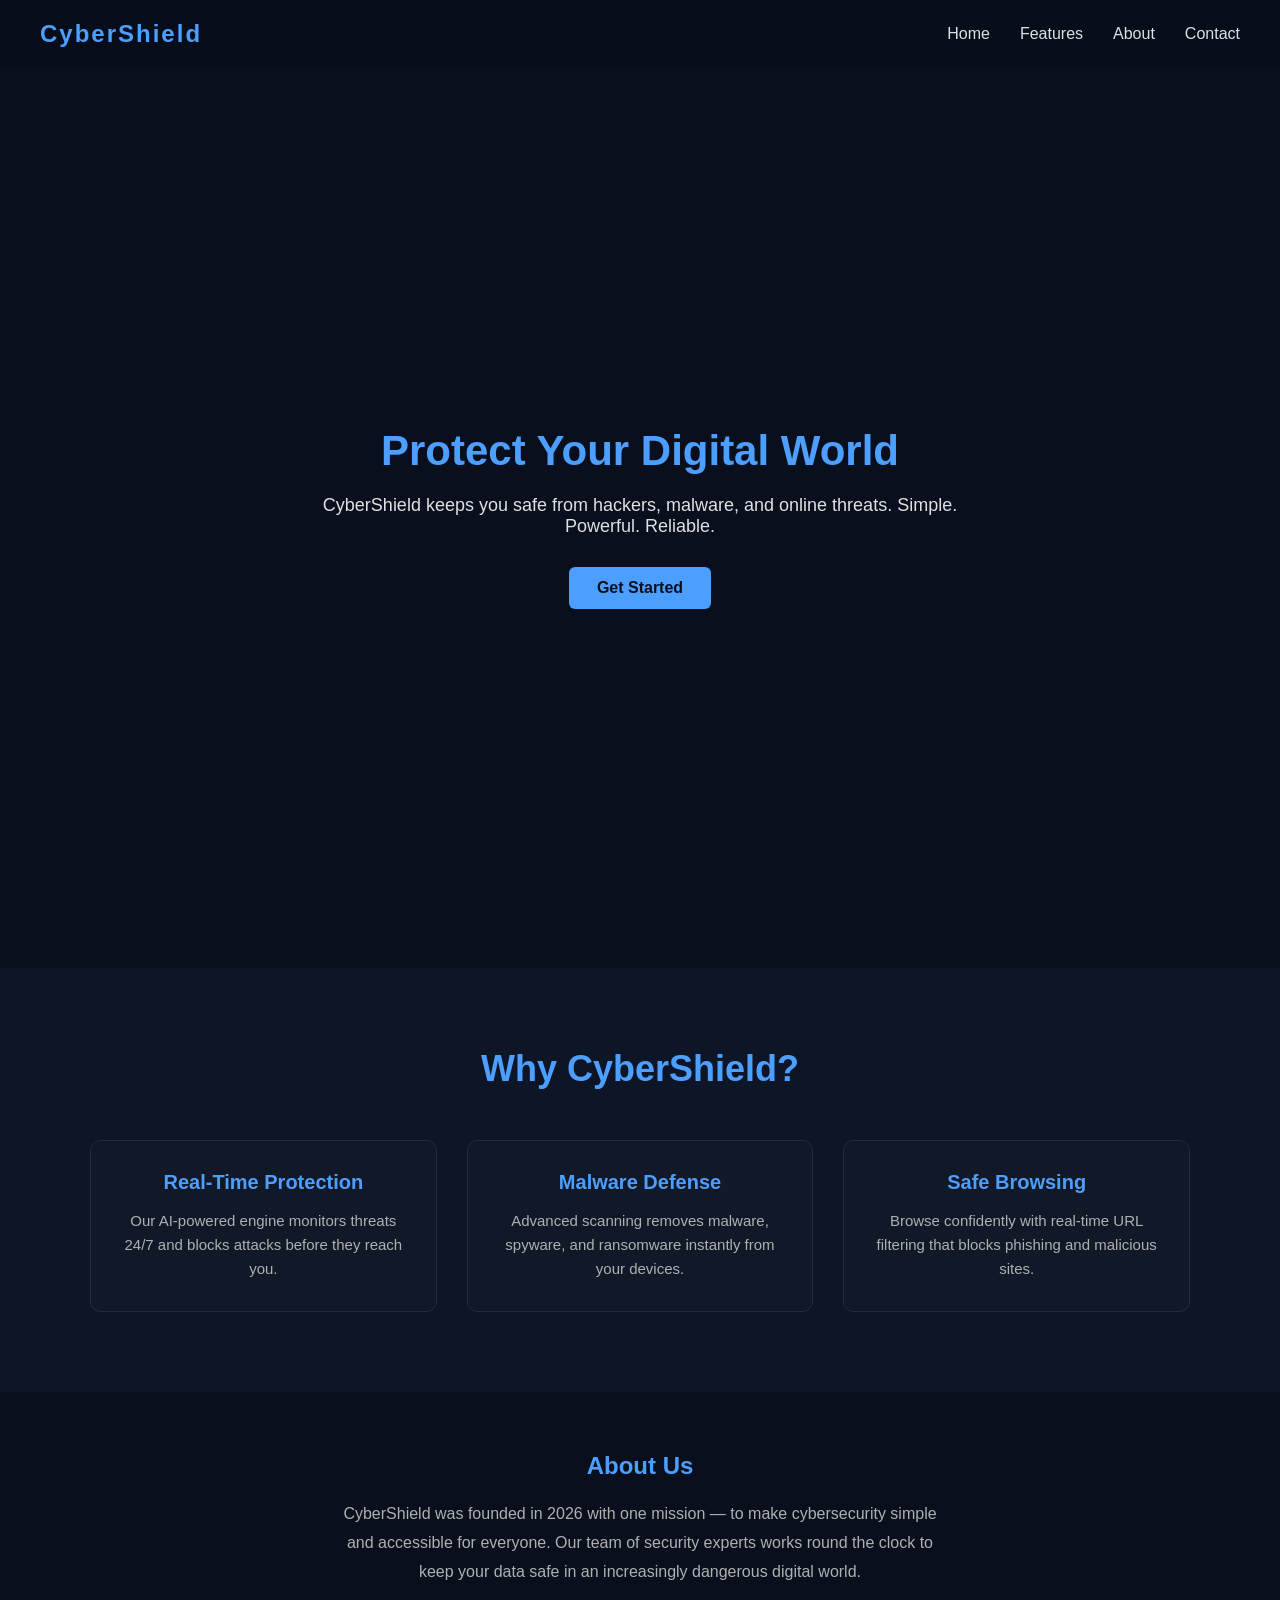
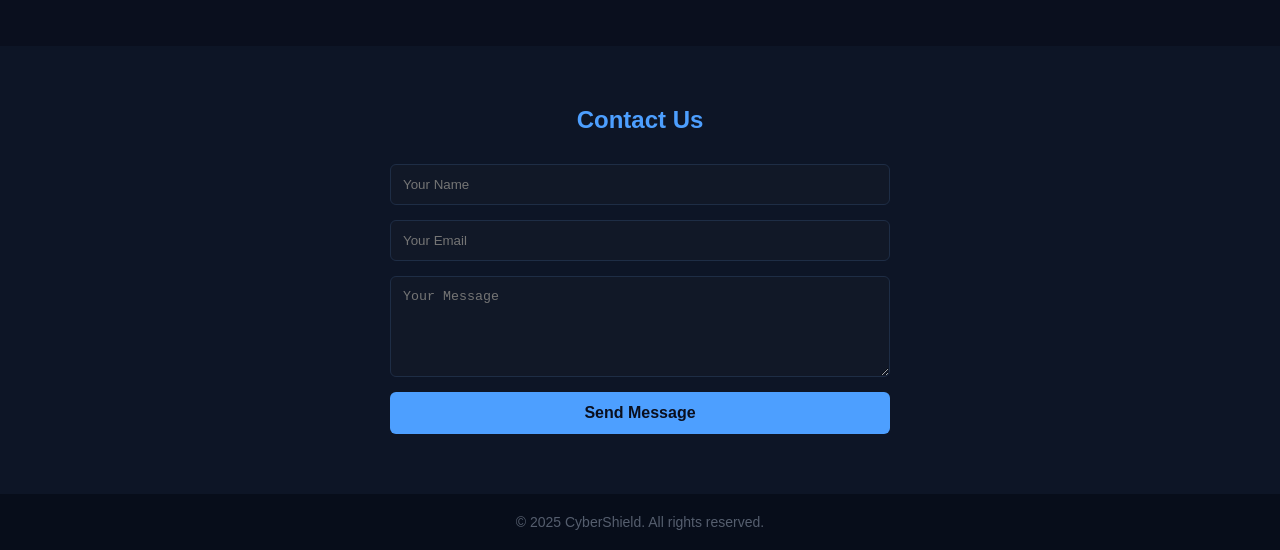
<file: week1/index.html>
<!DOCTYPE html>
<html lang="en">
<head>
    <meta charset="UTF-8">
    <meta name="viewport" content="width=device-width, initial-scale=1.0">
    <title>CyberShield</title>
    <link rel="stylesheet" href="style.css">
</head>
<body>
    <header>
    <nav>
    <div class="logo">CyberShield</div>
 <div class="hamburger" id="hamburger">
                <span></span>
                <span></span>
                <span></span>
 </div>
      <ul class="nav-links" id="nav-links">
                <li><a href="#home">Home</a></li>
                <li><a href="#features">Features</a></li>
                <li><a href="#about">About</a></li>
                <li><a href="#contact">Contact</a></li>
       </ul>
    </nav>
    </header>
<section id="home" class="hero">
        <div class="hero-text">
            <h1>Protect Your Digital World</h1>
            <p>CyberShield keeps you safe from hackers, malware, and online threats. Simple. Powerful. Reliable.</p>
            <a href="#features" class="btn">Get Started</a>
        </div>
           </section>
    <section id="features" class="features">
        <h2>Why CyberShield?</h2>
        <div class="features-grid">
            <div class="card">
                <h3> Real-Time Protection</h3>
                <p>Our AI-powered engine monitors threats 24/7 and blocks attacks before they reach you.</p>
            </div>
            <div class="card">
                <h3> Malware Defense</h3>
                <p>Advanced scanning removes malware, spyware, and ransomware instantly from your devices.</p>
            </div>
            <div class="card">
                <h3> Safe Browsing</h3>
                <p>Browse confidently with real-time URL filtering that blocks phishing and malicious sites.</p>
            </div>
        </div>
    </section>
    <section id="about" class="about">
        <h2>About Us</h2>
        <p>CyberShield was founded in 2026 with one mission — to make cybersecurity simple and accessible for everyone. Our team of security experts works round the clock to keep your data safe in an increasingly dangerous digital world.</p>
    </section>
    <section id="contact" class="contact">
        <h2>Contact Us</h2>
        <form>
            <input type="text" placeholder="Your Name" required>
            <input type="email" placeholder="Your Email" required>
            <textarea placeholder="Your Message" rows="5" required></textarea>
            <button type="submit" class="btn">Send Message</button>
        </form>
    </section>
<footer>
        <p>&copy; 2025 CyberShield. All rights reserved.</p>
    </footer>
 <script src="script.js"></script>
</body>
</html>
</file>
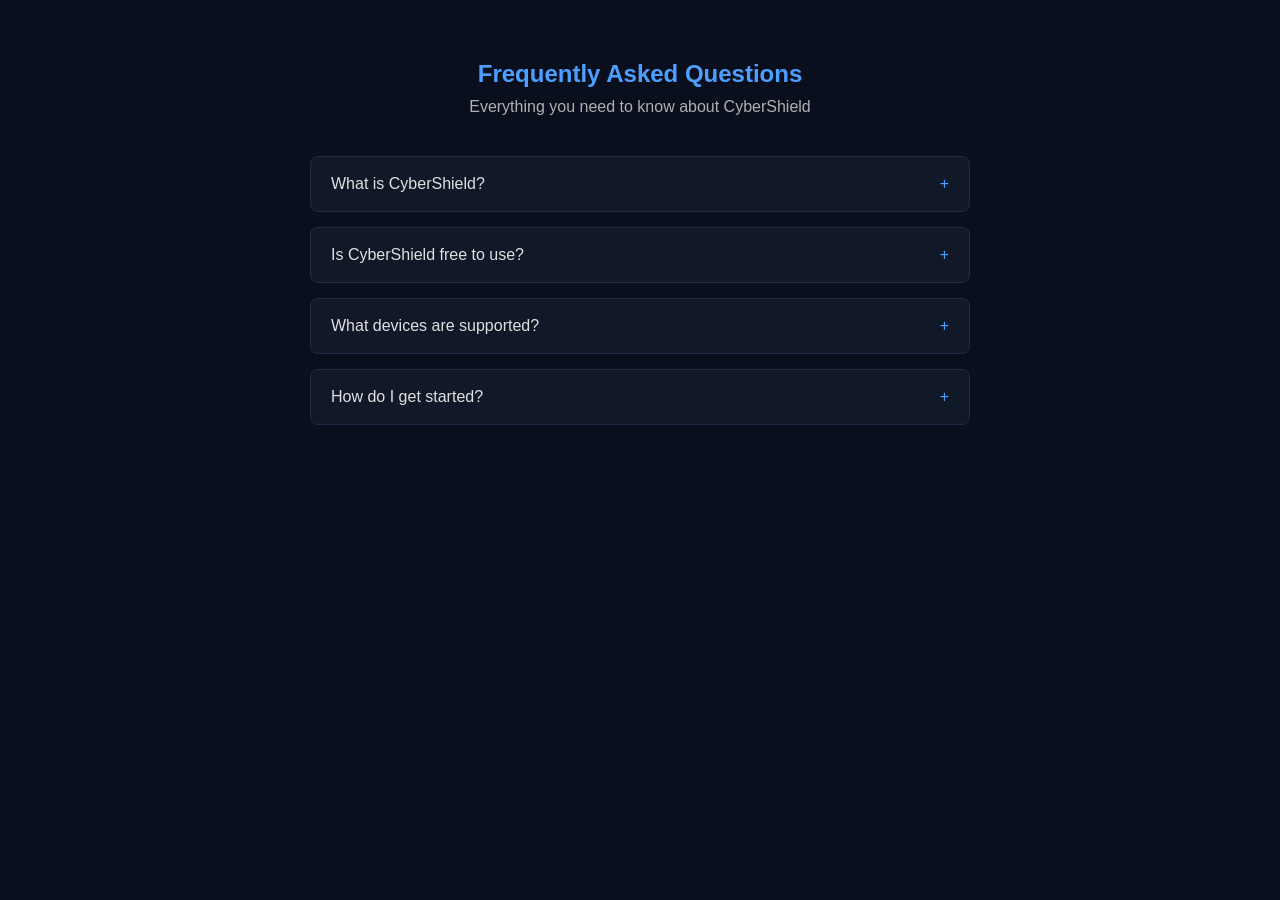
<file: week2/index.html>
<!DOCTYPE html>
<html lang="en">
<head>
    <meta charset="UTF-8">
    <meta name="viewport" content="width=device-width, initial-scale=1.0">
    <title>CyberShield FAQ</title>
    <link rel="stylesheet" href="style.css">
</head>
<body>
    <section class="faq-section">        
        <h1>Frequently Asked Questions</h1>
        <p class="subtitle">Everything you need to know about CyberShield</p>
         <div class="faq-container">
            <div class="faq-item">
                <button class="faq-question" aria-expanded="false"> What is CyberShield?
                    <span class="icon">+</span>
                </button>
                <div class="faq-answer">
                    <p>CyberShield is an AI-powered cybersecurity tool that protects your devices from hackers, malware, and online threats in real time.</p>
                </div>
            </div>
            <div class="faq-item">
                <button class="faq-question" aria-expanded="false"> Is CyberShield free to use?
     <span class="icon">+</span>
                </button>
                <div class="faq-answer">
                    <p>Yes, CyberShield offers a free plan with basic protection. Premium plans with advanced features are also available at affordable prices.</p>
                </div>
            </div>
            <div class="faq-item">
                <button class="faq-question" aria-expanded="false"> What devices are supported?
            <span class="icon">+</span>
                </button>
                <div class="faq-answer">
                    <p>CyberShield supports Windows, macOS, Android, and iOS devices. One subscription covers up to 5 devices.</p>
                </div>
            </div>
            <div class="faq-item">
                <button class="faq-question" aria-expanded="false"> How do I get started?
                    <span class="icon">+</span>
                </button>
                <div class="faq-answer">
                    <p>Simply sign up on our website, download the app on your device, and activate your account. Setup takes less than 2 minutes.</p>
                </div>
            </div>
        </div>
    </section>
    <script src="script.js"></script>
</body>
</html>
</file>
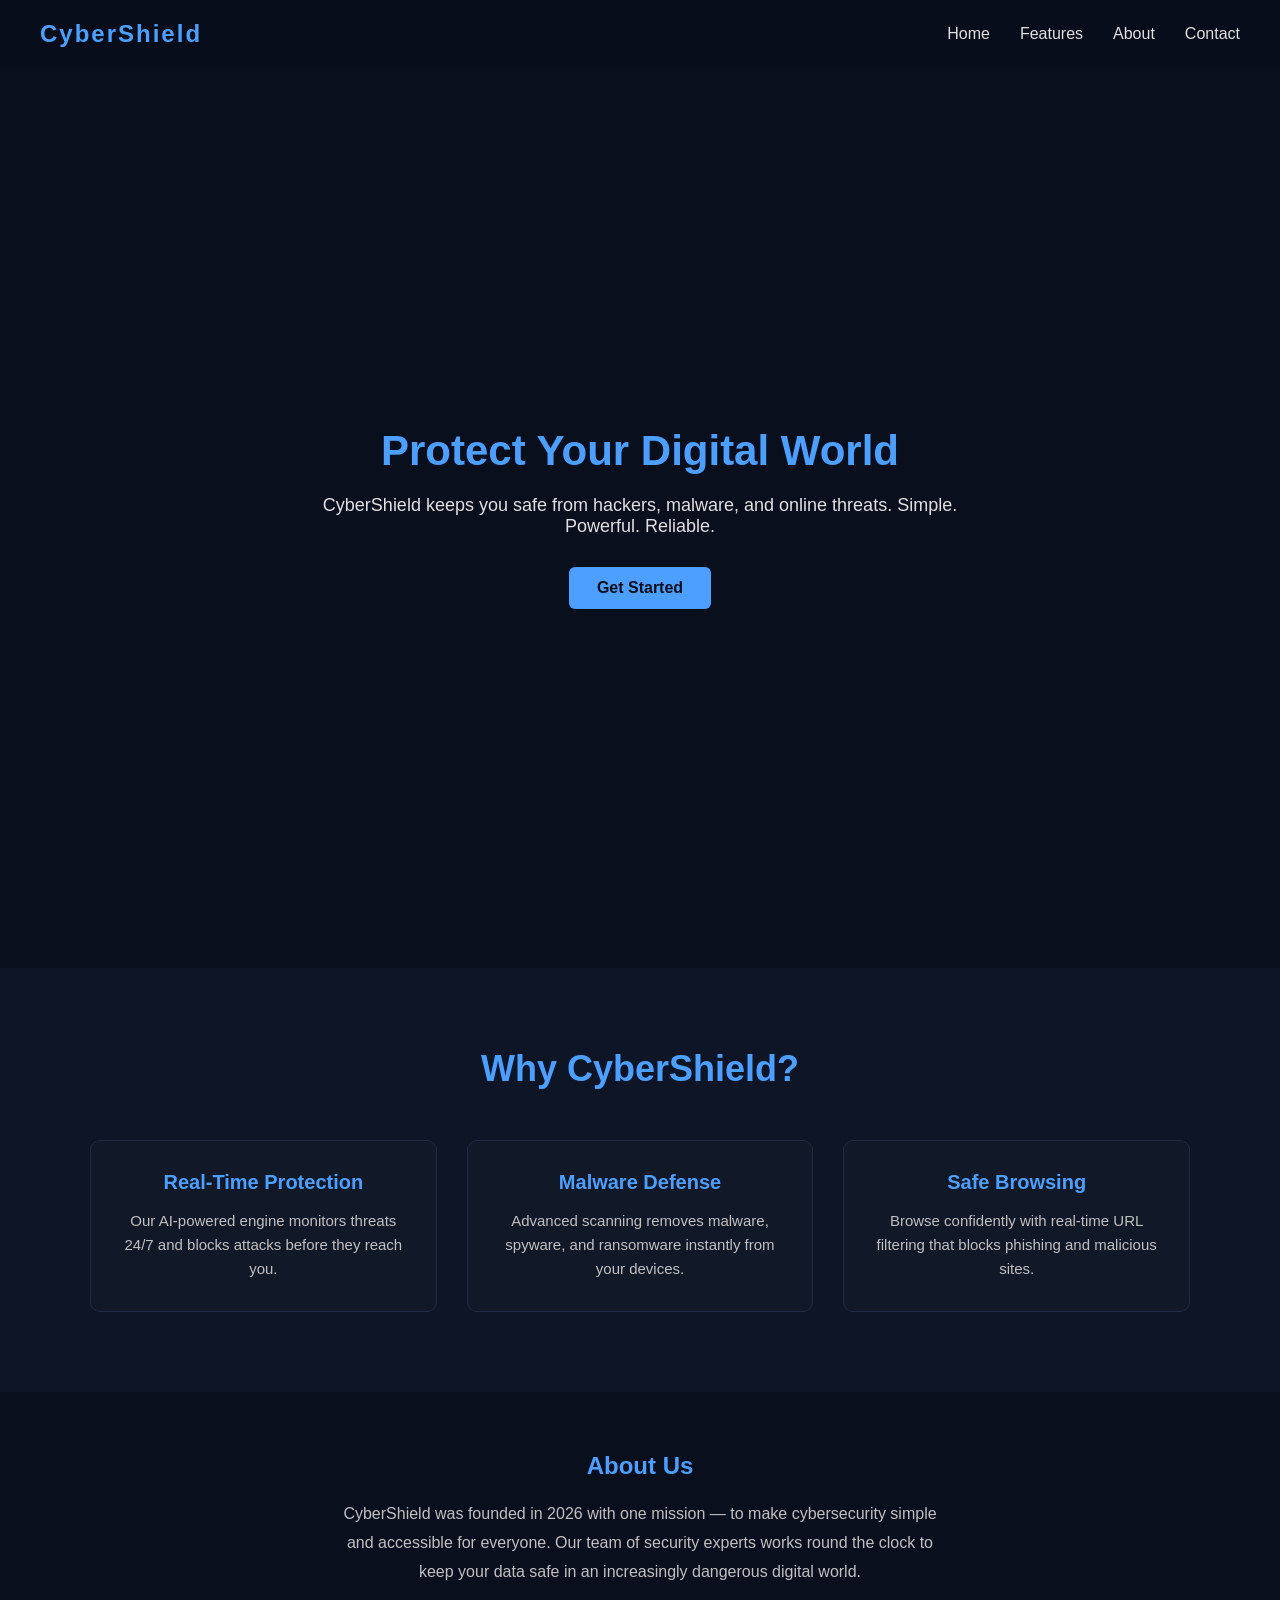
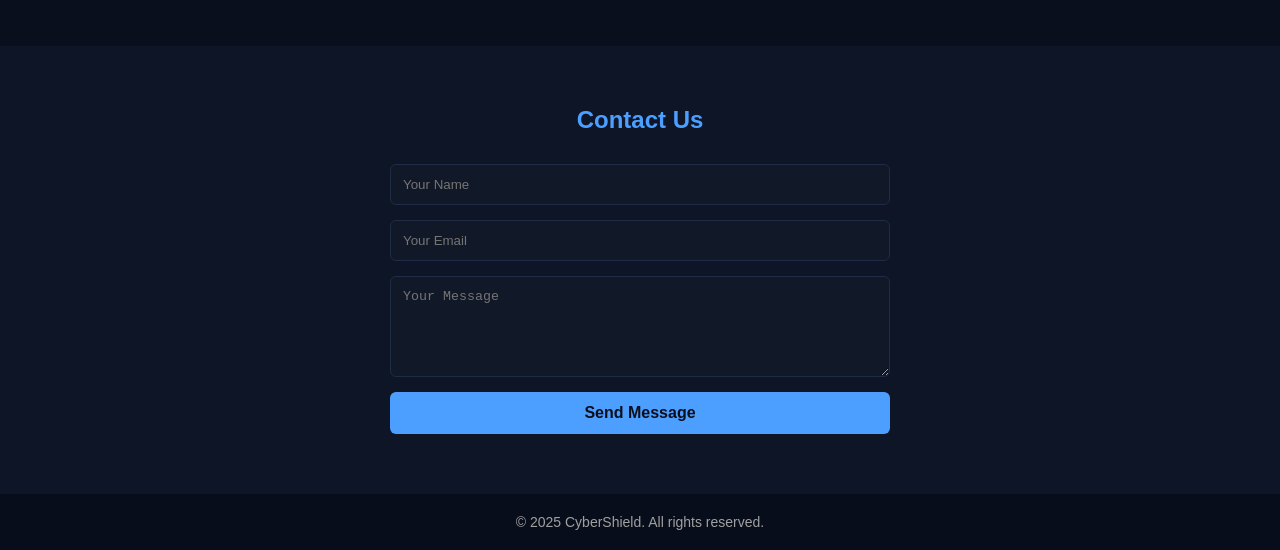
<file: week3/index.html>
<!DOCTYPE html>
<html lang="en">
<head>
    <meta charset="UTF-8">
    <meta name="viewport" content="width=device-width, initial-scale=1.0">
    <title>CyberShield</title>
    <link rel="stylesheet" href="style.css">
</head>
<body>
    <a href="#main-content" class="skip-link">Skip to main content</a>
    <header>
    <nav>
    <div class="logo">CyberShield</div>
 <div class="hamburger" id="hamburger">
                <span></span>
                <span></span>
                <span></span>
 </div>
      <ul class="nav-links" id="nav-links">
                <li><a href="#home">Home</a></li>
                <li><a href="#features">Features</a></li>
                <li><a href="#about">About</a></li>
                <li><a href="#contact">Contact</a></li>
       </ul>
    </nav>
    </header>
    <main id="main-content">
<section id="home" class="hero">
        <div class="hero-text">
            <h1>Protect Your Digital World</h1>
            <p>CyberShield keeps you safe from hackers, malware, and online threats. Simple. Powerful. Reliable.</p>
            <a href="#features" class="btn">Get Started</a>
        </div>
           </section>
    <section id="features" class="features">
        <h2>Why CyberShield?</h2>
        <div class="features-grid">
            <div class="card">
                <h3> Real-Time Protection</h3>
                <p>Our AI-powered engine monitors threats 24/7 and blocks attacks before they reach you.</p>
            </div>
            <div class="card">
                <h3> Malware Defense</h3>
                <p>Advanced scanning removes malware, spyware, and ransomware instantly from your devices.</p>
            </div>
            <div class="card">
                <h3> Safe Browsing</h3>
                <p>Browse confidently with real-time URL filtering that blocks phishing and malicious sites.</p>
            </div>
        </div>
    </section>
    <section id="about" class="about">
        <h2>About Us</h2>
        <p>CyberShield was founded in 2026 with one mission — to make cybersecurity simple and accessible for everyone. Our team of security experts works round the clock to keep your data safe in an increasingly dangerous digital world.</p>
    </section>
    <section id="contact" class="contact">
        <h2>Contact Us</h2>
        <form>
            <input type="text" placeholder="Your Name" required>
            <input type="email" placeholder="Your Email" required>
            <textarea placeholder="Your Message" rows="5" required></textarea>
            <button type="submit" class="btn">Send Message</button>
        </form>
    </section>
    </main>
<footer>
        <p>&copy; 2025 CyberShield. All rights reserved.</p>
    </footer>
 <script src="script.js"></script>
</body>
</html>
</file>
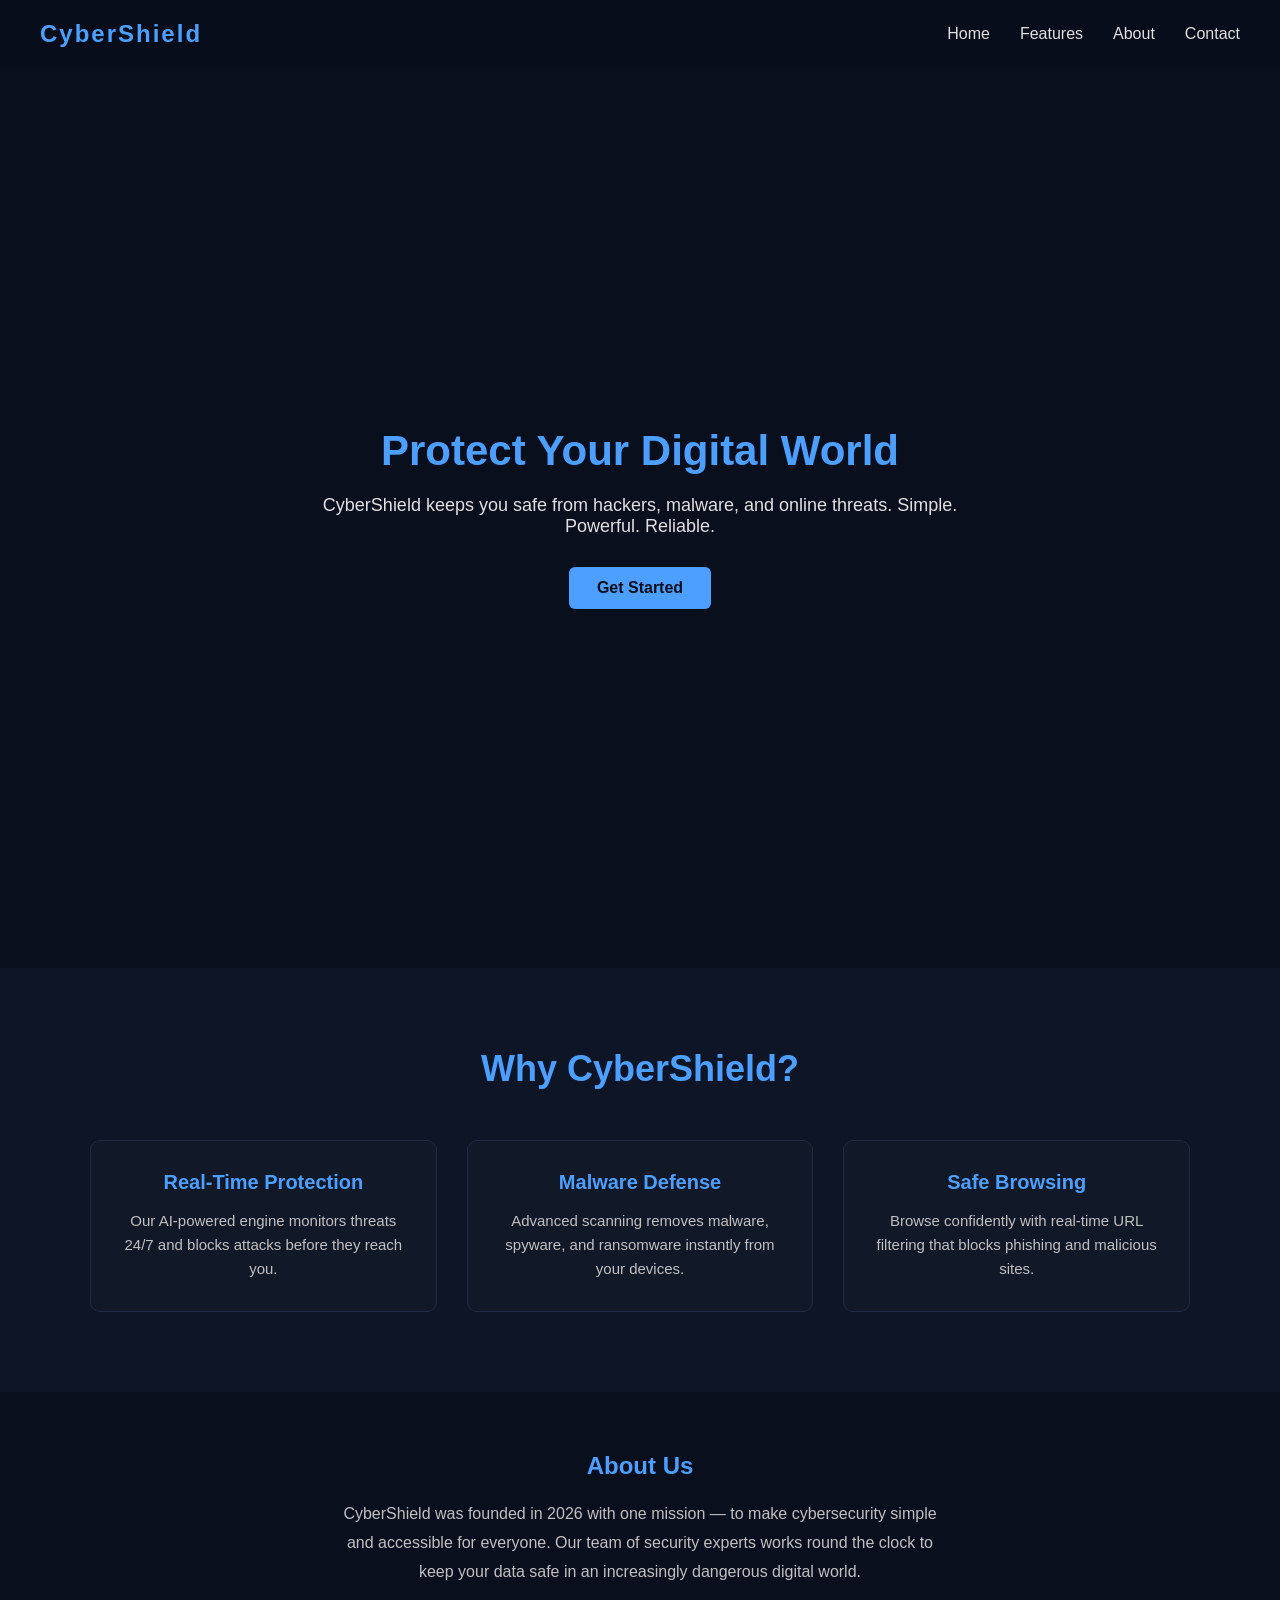
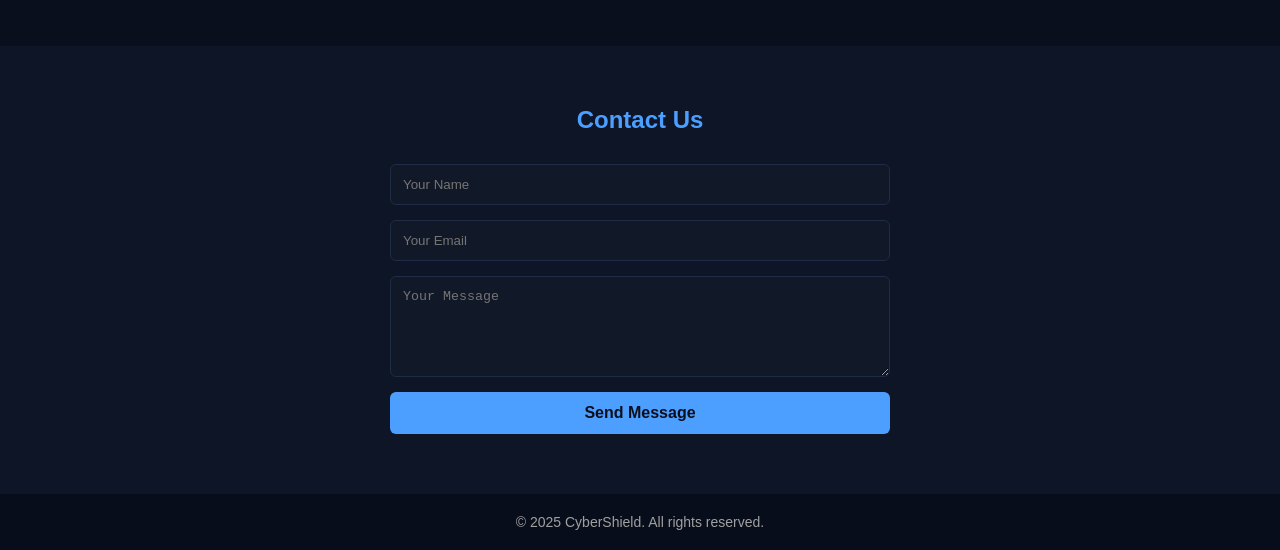
<file: week4/index.html>
<!DOCTYPE html>
<html lang="en">
<head>
    <meta charset="UTF-8">
    <meta name="viewport" content="width=device-width, initial-scale=1.0">
    <meta name="description" content="CyberShield - Protect your digital world from hackers, malware and online threats.">
    <title>CyberShield</title>
    <link rel="stylesheet" href="style.min.css">
</head>
<body>
    <a href="#main-content" class="skip-link">Skip to main content</a>
    <header>
    <nav>
    <div class="logo">CyberShield</div>
 <div class="hamburger" id="hamburger">
                <span></span>
                <span></span>
                <span></span>
 </div>
      <ul class="nav-links" id="nav-links">
                <li><a href="#home">Home</a></li>
                <li><a href="#features">Features</a></li>
                <li><a href="#about">About</a></li>
                <li><a href="#contact">Contact</a></li>
       </ul>
    </nav>
    </header>
    <main id="main-content">
<section id="home" class="hero">
        <div class="hero-text">
            <h1>Protect Your Digital World</h1>
            <p>CyberShield keeps you safe from hackers, malware, and online threats. Simple. Powerful. Reliable.</p>
            <a href="#features" class="btn">Get Started</a>
        </div>
           </section>
    <section id="features" class="features">
        <h2>Why CyberShield?</h2>
        <div class="features-grid">
            <div class="card">
                <h3> Real-Time Protection</h3>
                <p>Our AI-powered engine monitors threats 24/7 and blocks attacks before they reach you.</p>
            </div>
            <div class="card">
                <h3> Malware Defense</h3>
                <p>Advanced scanning removes malware, spyware, and ransomware instantly from your devices.</p>
            </div>
            <div class="card">
                <h3> Safe Browsing</h3>
                <p>Browse confidently with real-time URL filtering that blocks phishing and malicious sites.</p>
            </div>
        </div>
    </section>
    <section id="about" class="about">
        <h2>About Us</h2>
        <p>CyberShield was founded in 2026 with one mission — to make cybersecurity simple and accessible for everyone. Our team of security experts works round the clock to keep your data safe in an increasingly dangerous digital world.</p>
    </section>
    <section id="contact" class="contact">
        <h2>Contact Us</h2>
        <form>
            <input type="text" placeholder="Your Name" required>
            <input type="email" placeholder="Your Email" required>
            <textarea placeholder="Your Message" rows="5" required></textarea>
            <button type="submit" class="btn">Send Message</button>
        </form>
    </section>
    </main>
<footer>
        <p>&copy; 2025 CyberShield. All rights reserved.</p>
    </footer>
 <script src="script.min.js" async></script>
</body>
</html>
</file>
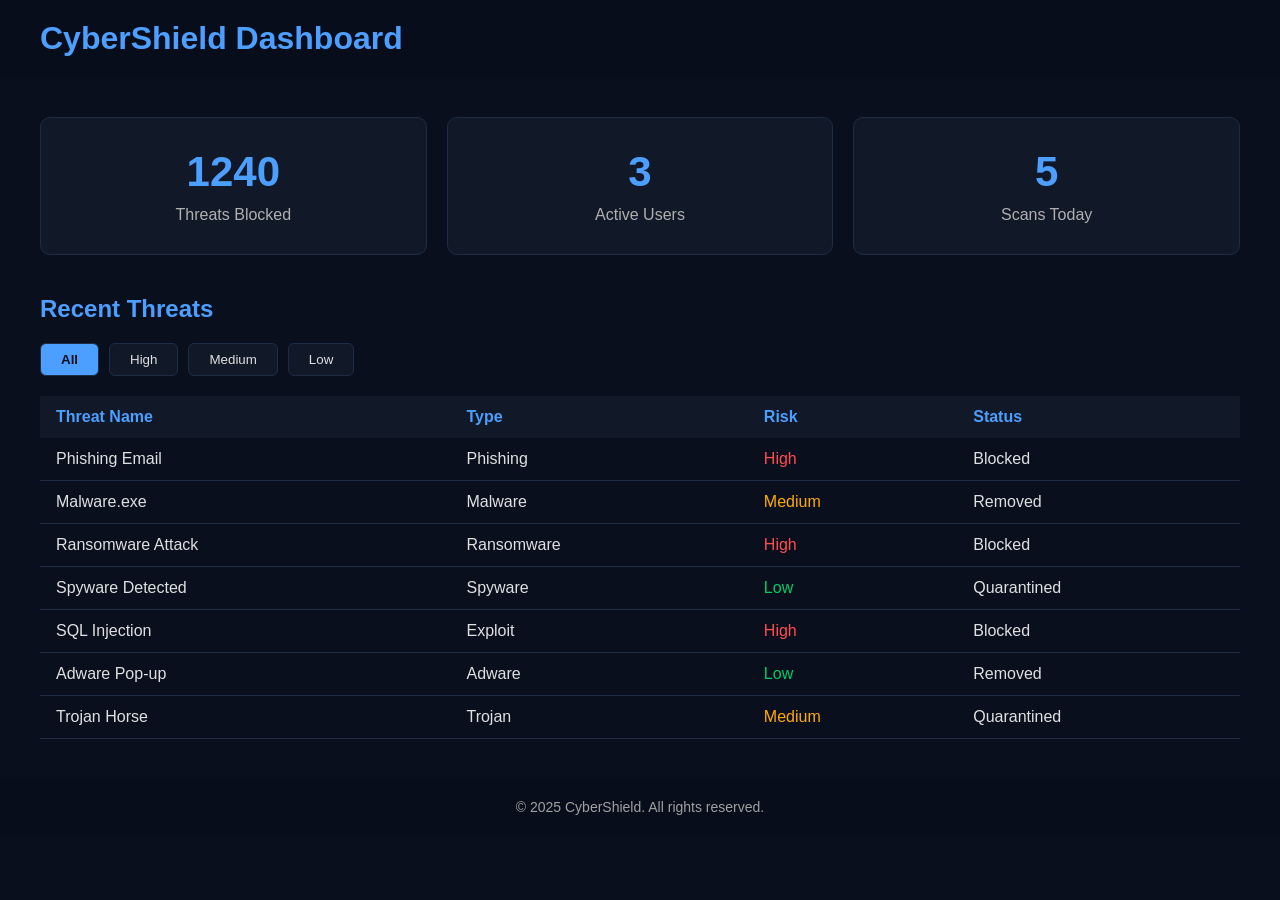
<file: week5/index.html>
<!DOCTYPE html>
<html lang="en">
<head>
    <meta charset="UTF-8">
    <meta name="viewport" content="width=device-width, initial-scale=1.0">
    <meta name="description" content="CyberShield Dashboard - Monitor threats in real time">
    <title>CyberShield Dashboard</title>
    <link rel="stylesheet" href="style.css">
</head>
<body>
    <a href="#main-content" class="skip-link">Skip to main content</a>
    <header>
        <h1>CyberShield Dashboard</h1>
    </header>
    <main id="main-content">
        <section class="stats" aria-label="Security Statistics">
            <div class="stat-card">
                <h2 id="threats-blocked">0</h2>
                <p>Threats Blocked</p>
            </div>
            <div class="stat-card">
                <h2 id="active-users">0</h2>
                <p>Active Users</p>
            </div>
            <div class="stat-card">
                <h2 id="scans-today">0</h2>
                <p>Scans Today</p>
            </div>
        </section>
        <section class="threats-section" aria-label="Threats Table">
            <h2>Recent Threats</h2>
            <div class="filters" role="group" aria-label="Filter threats by risk level">
                <button class="filter-btn active" data-filter="All">All</button>
                <button class="filter-btn" data-filter="High">High</button>
                <button class="filter-btn" data-filter="Medium">Medium</button>
                <button class="filter-btn" data-filter="Low">Low</button>
            </div>
            <div class="table-wrapper">
                <table aria-label="Threats list">
                    <thead>
                        <tr>
                            <th>Threat Name</th>
                            <th>Type</th>
                            <th>Risk</th>
                            <th>Status</th>
                        </tr>
                    </thead>
                    <tbody id="threats-table">
                    </tbody>
                </table>
            </div>
        </section>
    </main>
    <footer>
        <p>&copy; 2025 CyberShield. All rights reserved.</p>
    </footer>
    <script src="script.js" async></script>
</body>
</html>
</file>
<file: week1/style.css>
* {
    margin: 0;
    padding: 0;
    box-sizing: border-box;
}

body {
    font-family: 'Arial', sans-serif;
    background-color: #0a0f1e;
    color: #e0e0e0;
    scroll-behavior: smooth;
}

header {
    background-color: #070d1a;
    position: sticky;
    top: 0;
    z-index: 1000;
}

nav {
    display: flex;
    justify-content: space-between;
    align-items: center;
    padding: 20px 40px;
}

.logo {
    font-size: 24px;
    font-weight: bold;
    color: #4d9fff;
    letter-spacing: 2px;
}

.nav-links {
    list-style: none;
    display: flex;
    gap: 30px;
}

.nav-links a {
    text-decoration: none;
    color: #e0e0e0;
    font-size: 16px;
}

.nav-links a:hover {
    color: #4d9fff;
}

.hamburger {
    display: none;
    flex-direction: column;
    gap: 5px;
    cursor: pointer;
}

.hamburger span {
    width: 25px;
    height: 3px;
    background-color: #4d9fff;
}

.hero {
    min-height: 100vh;
    display: flex;
    align-items: center;
    justify-content: center;
    text-align: center;
    padding: 40px;
    position: relative;
    z-index: 1;
}

.hero-text h1 {
    font-size: 42px;
    color: #4d9fff;
    margin-bottom: 20px;
}

.hero-text p {
    font-size: 18px;
    margin-bottom: 30px;
}
.hero-text {
    max-width: 650px;
}
.btn {
    display: inline-block;
    padding: 12px 28px;
    background-color: #4d9fff;
    color: #0a0f1e;
    text-decoration: none;
    font-weight: bold;
    border-radius: 6px;
    border: none;
    cursor: pointer;
    font-size: 16px;
}

.btn:hover {
    background-color: #1a7fe0;
}
.features {
    padding: 80px 40px;
    text-align: center;
    background-color: #0d1526;
}

.features h2 {
    font-size: 36px;
    color: #4d9fff;
    margin-bottom: 50px;
}

.features-grid {
    display: grid;
    grid-template-columns: repeat(3, 1fr);
    gap: 30px;
    max-width: 1100px;
    margin: 0 auto;
}
.card {
    background-color: #111827;
    padding: 30px;
    border-radius: 10px;
    border: 1px solid #1e2d45;
}

.card h3 {
    font-size: 20px;
    color: #4d9fff;
    margin-bottom: 15px;
}

.card p {
    font-size: 15px;
    color: #b0b0b0;
    line-height: 1.6;
}
.about {
    padding: 60px 40px;
    text-align: center;
    background-color: #0a0f1e;
}

.about h2 {
    color: #4d9fff;
    margin-bottom: 20px;
}

.about p {
    color: #b0b0b0;
    max-width: 600px;
    margin: 0 auto;
    line-height: 1.8;
}
.contact {
    padding: 60px 40px;
    text-align: center;
    background-color: #0d1526;
}

.contact h2 {
    color: #4d9fff;
    margin-bottom: 30px;
}

form {
    display: flex;
    flex-direction: column;
    max-width: 500px;
    margin: 0 auto;
    gap: 15px;
}

input, textarea {
    padding: 12px;
    background-color: #111827;
    border: 1px solid #1e2d45;
    border-radius: 6px;
    color: #e0e0e0;
}

input:focus, textarea:focus {
    outline: none;
    border-color: #4d9fff;
}
footer {
    padding: 20px;
    text-align: center;
    background-color: #070d1a;
    color: #555e6e;
    font-size: 14px;
}

@media (max-width: 768px) {

    .hero-text h1 {
        font-size: 28px;
    }

    .hamburger {
        display: flex;
    }

    .nav-links {
        display: none;
        flex-direction: column;
        position: absolute;
        top: 70px;
        left: 0;
        width: 100%;
        background-color: #070d1a;
        padding: 20px;
        gap: 20px;
    }

    .nav-links.active {
        display: flex;
    }

    .features-grid {
        grid-template-columns: 1fr;
    }

}
</file>
<file: week2/style.css>
* {
    margin: 0;
    padding: 0;
    box-sizing: border-box;
}

body {
    font-family: Arial, sans-serif;
    background-color: #0a0f1e;
    color: #e0e0e0;
}

.faq-section {
    max-width: 700px;
    margin: 60px auto;
    padding: 0 20px;
}

h1 {
    text-align: center;
    color: #4d9fff;
    margin-bottom: 10px;
}

.subtitle {
    text-align: center;
    color: #b0b0b0;
    margin-bottom: 40px;
}

.faq-item {
    background-color: #111827;
    border: 1px solid #1e2d45;
    border-radius: 8px;
    margin-bottom: 15px;
    overflow: hidden;
}

.faq-question {
    width: 100%;
    padding: 18px 20px;
    background: none;
    border: none;
    color: #e0e0e0;
    font-size: 16px;
    text-align: left;
    cursor: pointer;
    display: flex;
    justify-content: space-between;
}

.icon {
    color: #4d9fff;
}

.faq-answer {
    max-height: 0;
    overflow: hidden;
    transition: max-height 0.3s ease;
    padding: 0 20px;
}

.faq-answer p {
    padding-bottom: 18px;
    color: #b0b0b0;
}

.faq-item.active .faq-answer {
    max-height: 200px;
}

.faq-item.active .icon {
    transform: rotate(45deg);
}
</file>
<file: week3/style.css>
* {
    margin: 0;
    padding: 0;
    box-sizing: border-box;
}
.skip-link {
    position: absolute;
    top: -100px;
    left: 0;
    background-color: #4d9fff;
    color: #0a0f1e;
    padding: 10px 20px;
    font-weight: bold;
    z-index: 9999;
}
.skip-link:focus {
    top: 0;
}
body {
    font-family: 'Arial', sans-serif;
    background-color: #0a0f1e;
    color: #e0e0e0;
    scroll-behavior: smooth;
}

header {
    background-color: #070d1a;
    position: sticky;
    top: 0;
    z-index: 1000;
}

nav {
    display: flex;
    justify-content: space-between;
    align-items: center;
    padding: 20px 40px;
}

.logo {
    font-size: 24px;
    font-weight: bold;
    color: #4d9fff;
    letter-spacing: 2px;
}

.nav-links {
    list-style: none;
    display: flex;
    gap: 30px;
}

.nav-links a {
    text-decoration: none;
    color: #e0e0e0;
    font-size: 16px;
}

.nav-links a:hover {
    color: #4d9fff;
}

.hamburger {
    display: none;
    flex-direction: column;
    gap: 5px;
    cursor: pointer;
}

.hamburger span {
    width: 25px;
    height: 3px;
    background-color: #4d9fff;
}

.hero {
    min-height: 100vh;
    display: flex;
    align-items: center;
    justify-content: center;
    text-align: center;
    padding: 40px;
    position: relative;
    z-index: 1;
}

.hero-text h1 {
    font-size: 42px;
    color: #4d9fff;
    margin-bottom: 20px;
}

.hero-text p {
    font-size: 18px;
    margin-bottom: 30px;
}
.hero-text {
    max-width: 650px;
}
.btn {
    display: inline-block;
    padding: 12px 28px;
    background-color: #4d9fff;
    color: #0a0f1e;
    text-decoration: none;
    font-weight: bold;
    border-radius: 6px;
    border: none;
    cursor: pointer;
    font-size: 16px;
}

.btn:hover {
    background-color: #1a7fe0;
}
.features {
    padding: 80px 40px;
    text-align: center;
    background-color: #0d1526;
}

.features h2 {
    font-size: 36px;
    color: #4d9fff;
    margin-bottom: 50px;
}

.features-grid {
    display: grid;
    grid-template-columns: repeat(3, 1fr);
    gap: 30px;
    max-width: 1100px;
    margin: 0 auto;
}
.card {
    background-color: #111827;
    padding: 30px;
    border-radius: 10px;
    border: 1px solid #1e2d45;
}

.card h3 {
    font-size: 20px;
    color: #4d9fff;
    margin-bottom: 15px;
}

.card p {
    font-size: 15px;
    color: #c0c0c0;
    line-height: 1.6;
}
.about {
    padding: 60px 40px;
    text-align: center;
    background-color: #0a0f1e;
}

.about h2 {
    color: #4d9fff;
    margin-bottom: 20px;
}

.about p {
    color: #c0c0c0;
    max-width: 600px;
    margin: 0 auto;
    line-height: 1.8;
}
.contact {
    padding: 60px 40px;
    text-align: center;
    background-color: #0d1526;
}

.contact h2 {
    color: #4d9fff;
    margin-bottom: 30px;
}

form {
    display: flex;
    flex-direction: column;
    max-width: 500px;
    margin: 0 auto;
    gap: 15px;
}

input, textarea {
    padding: 12px;
    background-color: #111827;
    border: 1px solid #1e2d45;
    border-radius: 6px;
    color: #e0e0e0;
}

input:focus, textarea:focus {
    outline: 2px solid #4d9fff;
    border-color: #4d9fff;
}
footer {
    padding: 20px;
    text-align: center;
    background-color: #070d1a;
    color: #a0a0a0;
    font-size: 14px;
}

@media (max-width: 768px) {

    .hero-text h1 {
        font-size: 28px;
    }

    .hamburger {
        display: flex;
    }

    .nav-links {
        display: none;
        flex-direction: column;
        position: absolute;
        top: 70px;
        left: 0;
        width: 100%;
        background-color: #070d1a;
        padding: 20px;
        gap: 20px;
    }

    .nav-links.active {
        display: flex;
    }

    .features-grid {
        grid-template-columns: 1fr;
    }

}
a:focus, button:focus {
    outline: 2px solid #4d9fff;
    outline-offset: 4px;
}
</file>
<file: week5/style.css>
* {
    margin: 0;
    padding: 0;
    box-sizing: border-box;
}
body {
    font-family: Arial, sans-serif;
    background-color: #0a0f1e;
    color: #e0e0e0;
}
.skip-link {
    position: absolute;
    top: -100px;
    left: 0;
    background-color: #4d9fff;
    color: #0a0f1e;
    padding: 10px 20px;
    font-weight: bold;
    z-index: 9999;
}
.skip-link:focus { top: 0; }
header {
    background-color: #070d1a;
    padding: 20px 40px;
}
header h1 { color: #4d9fff; }
.stats {
    display: grid;
    grid-template-columns: repeat(3, 1fr);
    gap: 20px;
    padding: 40px;
}
.stat-card {
    background-color: #111827;
    border: 1px solid #1e2d45;
    border-radius: 10px;
    padding: 30px;
    text-align: center;
}
.stat-card h2 {
    font-size: 42px;
    color: #4d9fff;
    margin-bottom: 10px;
}
.stat-card p { color: #b0b0b0; }
.threats-section { padding: 0 40px 40px; }
.threats-section h2 {
    color: #4d9fff;
    margin-bottom: 20px;
}
.filters {
    display: flex;
    gap: 10px;
    margin-bottom: 20px;
}
.filter-btn {
    padding: 8px 20px;
    background-color: #111827;
    border: 1px solid #1e2d45;
    border-radius: 6px;
    color: #e0e0e0;
    cursor: pointer;
}
.filter-btn.active {
    background-color: #4d9fff;
    color: #0a0f1e;
    font-weight: bold;
}
.table-wrapper { overflow-x: auto; }
table {
    width: 100%;
    border-collapse: collapse;
}
th {
    background-color: #111827;
    color: #4d9fff;
    padding: 12px 16px;
    text-align: left;
}
td {
    padding: 12px 16px;
    border-bottom: 1px solid #1e2d45;
}
.risk-high { color: #ff4d4d; }
.risk-medium { color: #ffaa00; }
.risk-low { color: #00cc66; }
footer {
    padding: 20px;
    text-align: center;
    background-color: #070d1a;
    color: #a0a0a0;
    font-size: 14px;
}
a:focus, button:focus {
    outline: 2px solid #4d9fff;
    outline-offset: 4px;
}
@media (max-width: 768px) {
    .stats { grid-template-columns: 1fr; padding: 20px; }
    .threats-section { padding: 0 20px 20px; }
    .filters { flex-wrap: wrap; }
}
</file>
<file: week4/style.min.css>
*{margin:0;padding:0;box-sizing:border-box;}.skip-link{position:absolute;top:-100px;left:0;background-color:#4d9fff;color:#0a0f1e;padding:10px 20px;font-weight:bold;z-index:9999;}.skip-link:focus{top:0;}body{font-family:'Arial',sans-serif;background-color:#0a0f1e;color:#e0e0e0;scroll-behavior:smooth;}header{background-color:#070d1a;position:sticky;top:0;z-index:1000;}nav{display:flex;justify-content:space-between;align-items:center;padding:20px 40px;}.logo{font-size:24px;font-weight:bold;color:#4d9fff;letter-spacing:2px;}.nav-links{list-style:none;display:flex;gap:30px;}.nav-links a{text-decoration:none;color:#e0e0e0;font-size:16px;}.nav-links a:hover{color:#4d9fff;}.hamburger{display:none;flex-direction:column;gap:5px;cursor:pointer;}.hamburger span{width:25px;height:3px;background-color:#4d9fff;}.hero{min-height:100vh;display:flex;align-items:center;justify-content:center;text-align:center;padding:40px;position:relative;z-index:1;}.hero-text h1{font-size:42px;color:#4d9fff;margin-bottom:20px;}.hero-text p{font-size:18px;margin-bottom:30px;}.hero-text{max-width:650px;}.btn{display:inline-block;padding:12px 28px;background-color:#4d9fff;color:#0a0f1e;text-decoration:none;font-weight:bold;border-radius:6px;border:none;cursor:pointer;font-size:16px;}.btn:hover{background-color:#1a7fe0;}.features{padding:80px 40px;text-align:center;background-color:#0d1526;}.features h2{font-size:36px;color:#4d9fff;margin-bottom:50px;}.features-grid{display:grid;grid-template-columns:repeat(3,1fr);gap:30px;max-width:1100px;margin:0 auto;}.card{background-color:#111827;padding:30px;border-radius:10px;border:1px solid #1e2d45;}.card h3{font-size:20px;color:#4d9fff;margin-bottom:15px;}.card p{font-size:15px;color:#c0c0c0;line-height:1.6;}.about{padding:60px 40px;text-align:center;background-color:#0a0f1e;}.about h2{color:#4d9fff;margin-bottom:20px;}.about p{color:#c0c0c0;max-width:600px;margin:0 auto;line-height:1.8;}.contact{padding:60px 40px;text-align:center;background-color:#0d1526;}.contact h2{color:#4d9fff;margin-bottom:30px;}form{display:flex;flex-direction:column;max-width:500px;margin:0 auto;gap:15px;}input,textarea{padding:12px;background-color:#111827;border:1px solid #1e2d45;border-radius:6px;color:#e0e0e0;}input:focus,textarea:focus{outline:2px solid #4d9fff;border-color:#4d9fff;}footer{padding:20px;text-align:center;background-color:#070d1a;color:#a0a0a0;font-size:14px;}@media(max-width:768px){.hero-text h1{font-size:28px;}.hamburger{display:flex;}.nav-links{display:none;flex-direction:column;position:absolute;top:70px;left:0;width:100%;background-color:#070d1a;padding:20px;gap:20px;}.nav-links.active{display:flex;}.features-grid{grid-template-columns:1fr;}}a:focus,button:focus{outline:2px solid #4d9fff;outline-offset:4px;}
</file>
